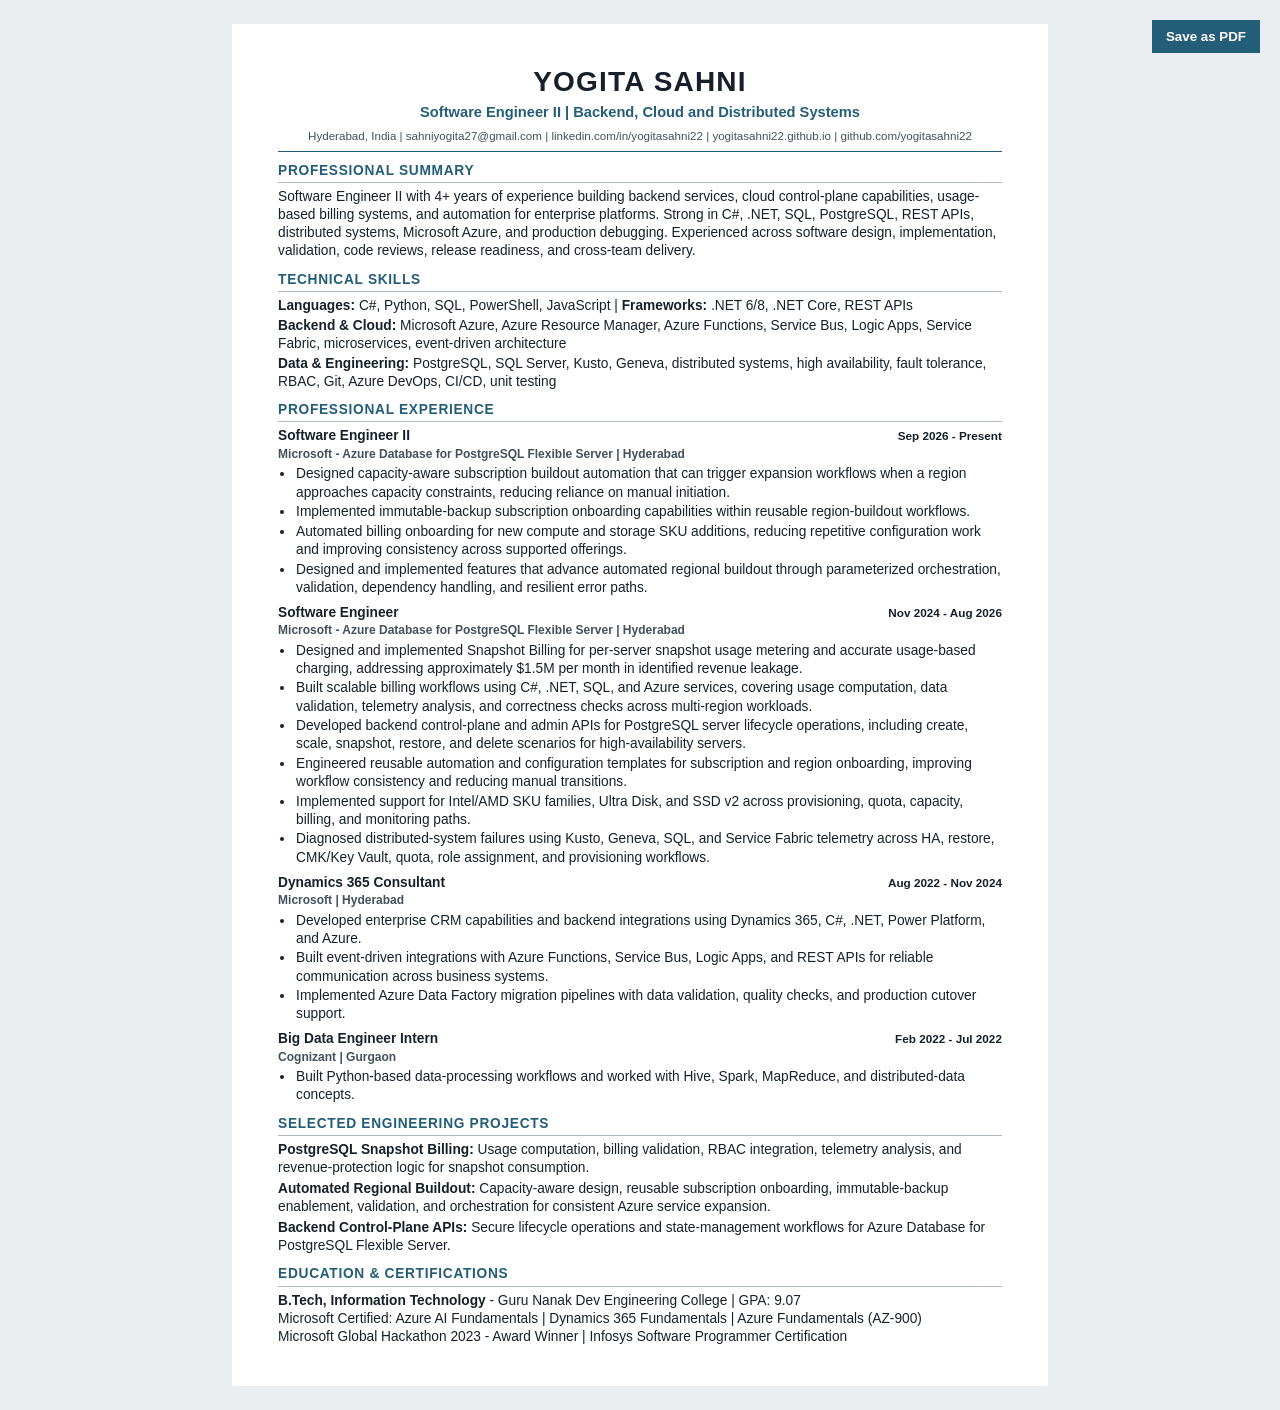
<file: resume.html>
<!doctype html>
<html lang="en">
  <head>
    <meta charset="UTF-8">
    <meta name="viewport" content="width=device-width, initial-scale=1.0">
    <meta name="description" content="Resume of Yogita Sahni, Software Engineer II.">
    <title>Yogita Sahni | Resume</title>
    <style>
      :root { --ink: #17202a; --muted: #44505c; --accent: #245d78; --line: #aeb9c1; }
      * { box-sizing: border-box; }
      body { color: var(--ink); font: 10.3pt/1.32 Arial, sans-serif; margin: 0; background: #e9edf0; }
      main { background: white; margin: 24px auto; max-width: 8.5in; min-height: 11in; padding: 0.42in 0.48in; }
      header { border-bottom: 1.5px solid var(--accent); padding-bottom: 8px; text-align: center; }
      h1 { font-size: 21pt; letter-spacing: 1.2px; margin: 0; }
      .headline { color: var(--accent); font-size: 11pt; font-weight: 700; margin: 2px 0 5px; }
      .contact { color: var(--muted); font-size: 8.7pt; margin: 0; }
      a { color: inherit; text-decoration: none; }
      section { margin-top: 10px; }
      h2 { border-bottom: 1px solid var(--line); color: var(--accent); font-size: 10.3pt; letter-spacing: 0.7px; margin: 0 0 5px; padding-bottom: 2px; }
      p { margin: 0; }
      .skills p + p { margin-top: 2px; }
      .role { margin-top: 7px; }
      .role:first-of-type { margin-top: 0; }
      .role-heading { align-items: baseline; display: flex; justify-content: space-between; }
      .role-heading strong { font-size: 10.3pt; }
      .role-heading span { font-size: 8.8pt; font-weight: 700; white-space: nowrap; }
      .company { color: var(--muted); font-size: 9pt; font-weight: 700; margin: 1px 0 3px; }
      ul { margin: 2px 0 0 17px; padding: 0; }
      li { margin: 1.5px 0; padding-left: 1px; }
      .projects p + p { margin-top: 3px; }
      .print-action { background: var(--accent); border: 0; color: white; cursor: pointer; font-weight: 700; padding: 9px 14px; position: fixed; right: 20px; top: 20px; }
      @page { margin: 0; size: letter; }
      @media print {
        body { background: white; }
        body { font-size: 9.1pt; line-height: 1.22; }
        main { margin: 0; max-width: none; min-height: 0; padding: 0.3in 0.4in; }
        header { padding-bottom: 5px; }
        h1 { font-size: 19pt; }
        .headline { font-size: 10pt; margin-bottom: 3px; }
        .contact { font-size: 7.8pt; }
        section { margin-top: 6px; }
        h2 { margin-bottom: 3px; }
        .role { margin-top: 4px; }
        .role-heading strong { font-size: 9.5pt; }
        .company { margin-bottom: 1px; }
        ul { margin-top: 1px; }
        li { margin: 0; }
        .projects p + p { margin-top: 1px; }
        .print-action { display: none; }
      }
      @media (max-width: 700px) {
        main { margin: 0; min-height: auto; padding: 24px 18px; }
        .print-action { bottom: 12px; right: 12px; top: auto; }
        .role-heading { align-items: flex-start; flex-direction: column; }
      }
    </style>
  </head>
  <body>
    <button class="print-action" type="button" onclick="window.print()">Save as PDF</button>
    <main>
      <header>
        <h1>YOGITA SAHNI</h1>
        <p class="headline">Software Engineer II | Backend, Cloud and Distributed Systems</p>
        <p class="contact">
          Hyderabad, India | <a href="mailto:sahniyogita27@gmail.com">sahniyogita27@gmail.com</a> |
          <a href="https://www.linkedin.com/in/yogitasahni22/">linkedin.com/in/yogitasahni22</a> |
          <a href="https://yogitasahni22.github.io">yogitasahni22.github.io</a> |
          <a href="https://github.com/yogitasahni22">github.com/yogitasahni22</a>
        </p>
      </header>

      <section>
        <h2>PROFESSIONAL SUMMARY</h2>
        <p>Software Engineer II with 4+ years of experience building backend services, cloud control-plane capabilities, usage-based billing systems, and automation for enterprise platforms. Strong in C#, .NET, SQL, PostgreSQL, REST APIs, distributed systems, Microsoft Azure, and production debugging. Experienced across software design, implementation, validation, code reviews, release readiness, and cross-team delivery.</p>
      </section>

      <section class="skills">
        <h2>TECHNICAL SKILLS</h2>
        <p><strong>Languages:</strong> C#, Python, SQL, PowerShell, JavaScript | <strong>Frameworks:</strong> .NET 6/8, .NET Core, REST APIs</p>
        <p><strong>Backend & Cloud:</strong> Microsoft Azure, Azure Resource Manager, Azure Functions, Service Bus, Logic Apps, Service Fabric, microservices, event-driven architecture</p>
        <p><strong>Data & Engineering:</strong> PostgreSQL, SQL Server, Kusto, Geneva, distributed systems, high availability, fault tolerance, RBAC, Git, Azure DevOps, CI/CD, unit testing</p>
      </section>

      <section>
        <h2>PROFESSIONAL EXPERIENCE</h2>
        <article class="role">
          <div class="role-heading"><strong>Software Engineer II</strong><span>Sep 2026 - Present</span></div>
          <p class="company">Microsoft - Azure Database for PostgreSQL Flexible Server | Hyderabad</p>
          <ul>
            <li>Designed capacity-aware subscription buildout automation that can trigger expansion workflows when a region approaches capacity constraints, reducing reliance on manual initiation.</li>
            <li>Implemented immutable-backup subscription onboarding capabilities within reusable region-buildout workflows.</li>
            <li>Automated billing onboarding for new compute and storage SKU additions, reducing repetitive configuration work and improving consistency across supported offerings.</li>
            <li>Designed and implemented features that advance automated regional buildout through parameterized orchestration, validation, dependency handling, and resilient error paths.</li>
          </ul>
        </article>

        <article class="role">
          <div class="role-heading"><strong>Software Engineer</strong><span>Nov 2024 - Aug 2026</span></div>
          <p class="company">Microsoft - Azure Database for PostgreSQL Flexible Server | Hyderabad</p>
          <ul>
            <li>Designed and implemented Snapshot Billing for per-server snapshot usage metering and accurate usage-based charging, addressing approximately $1.5M per month in identified revenue leakage.</li>
            <li>Built scalable billing workflows using C#, .NET, SQL, and Azure services, covering usage computation, data validation, telemetry analysis, and correctness checks across multi-region workloads.</li>
            <li>Developed backend control-plane and admin APIs for PostgreSQL server lifecycle operations, including create, scale, snapshot, restore, and delete scenarios for high-availability servers.</li>
            <li>Engineered reusable automation and configuration templates for subscription and region onboarding, improving workflow consistency and reducing manual transitions.</li>
            <li>Implemented support for Intel/AMD SKU families, Ultra Disk, and SSD v2 across provisioning, quota, capacity, billing, and monitoring paths.</li>
            <li>Diagnosed distributed-system failures using Kusto, Geneva, SQL, and Service Fabric telemetry across HA, restore, CMK/Key Vault, quota, role assignment, and provisioning workflows.</li>
          </ul>
        </article>

        <article class="role">
          <div class="role-heading"><strong>Dynamics 365 Consultant</strong><span>Aug 2022 - Nov 2024</span></div>
          <p class="company">Microsoft | Hyderabad</p>
          <ul>
            <li>Developed enterprise CRM capabilities and backend integrations using Dynamics 365, C#, .NET, Power Platform, and Azure.</li>
            <li>Built event-driven integrations with Azure Functions, Service Bus, Logic Apps, and REST APIs for reliable communication across business systems.</li>
            <li>Implemented Azure Data Factory migration pipelines with data validation, quality checks, and production cutover support.</li>
          </ul>
        </article>

        <article class="role">
          <div class="role-heading"><strong>Big Data Engineer Intern</strong><span>Feb 2022 - Jul 2022</span></div>
          <p class="company">Cognizant | Gurgaon</p>
          <ul><li>Built Python-based data-processing workflows and worked with Hive, Spark, MapReduce, and distributed-data concepts.</li></ul>
        </article>
      </section>

      <section class="projects">
        <h2>SELECTED ENGINEERING PROJECTS</h2>
        <p><strong>PostgreSQL Snapshot Billing:</strong> Usage computation, billing validation, RBAC integration, telemetry analysis, and revenue-protection logic for snapshot consumption.</p>
        <p><strong>Automated Regional Buildout:</strong> Capacity-aware design, reusable subscription onboarding, immutable-backup enablement, validation, and orchestration for consistent Azure service expansion.</p>
        <p><strong>Backend Control-Plane APIs:</strong> Secure lifecycle operations and state-management workflows for Azure Database for PostgreSQL Flexible Server.</p>
      </section>

      <section>
        <h2>EDUCATION & CERTIFICATIONS</h2>
        <p><strong>B.Tech, Information Technology</strong> - Guru Nanak Dev Engineering College | GPA: 9.07</p>
        <p>Microsoft Certified: Azure AI Fundamentals | Dynamics 365 Fundamentals | Azure Fundamentals (AZ-900)</p>
        <p>Microsoft Global Hackathon 2023 - Award Winner | Infosys Software Programmer Certification</p>
      </section>
    </main>
  </body>
</html>
</file>
